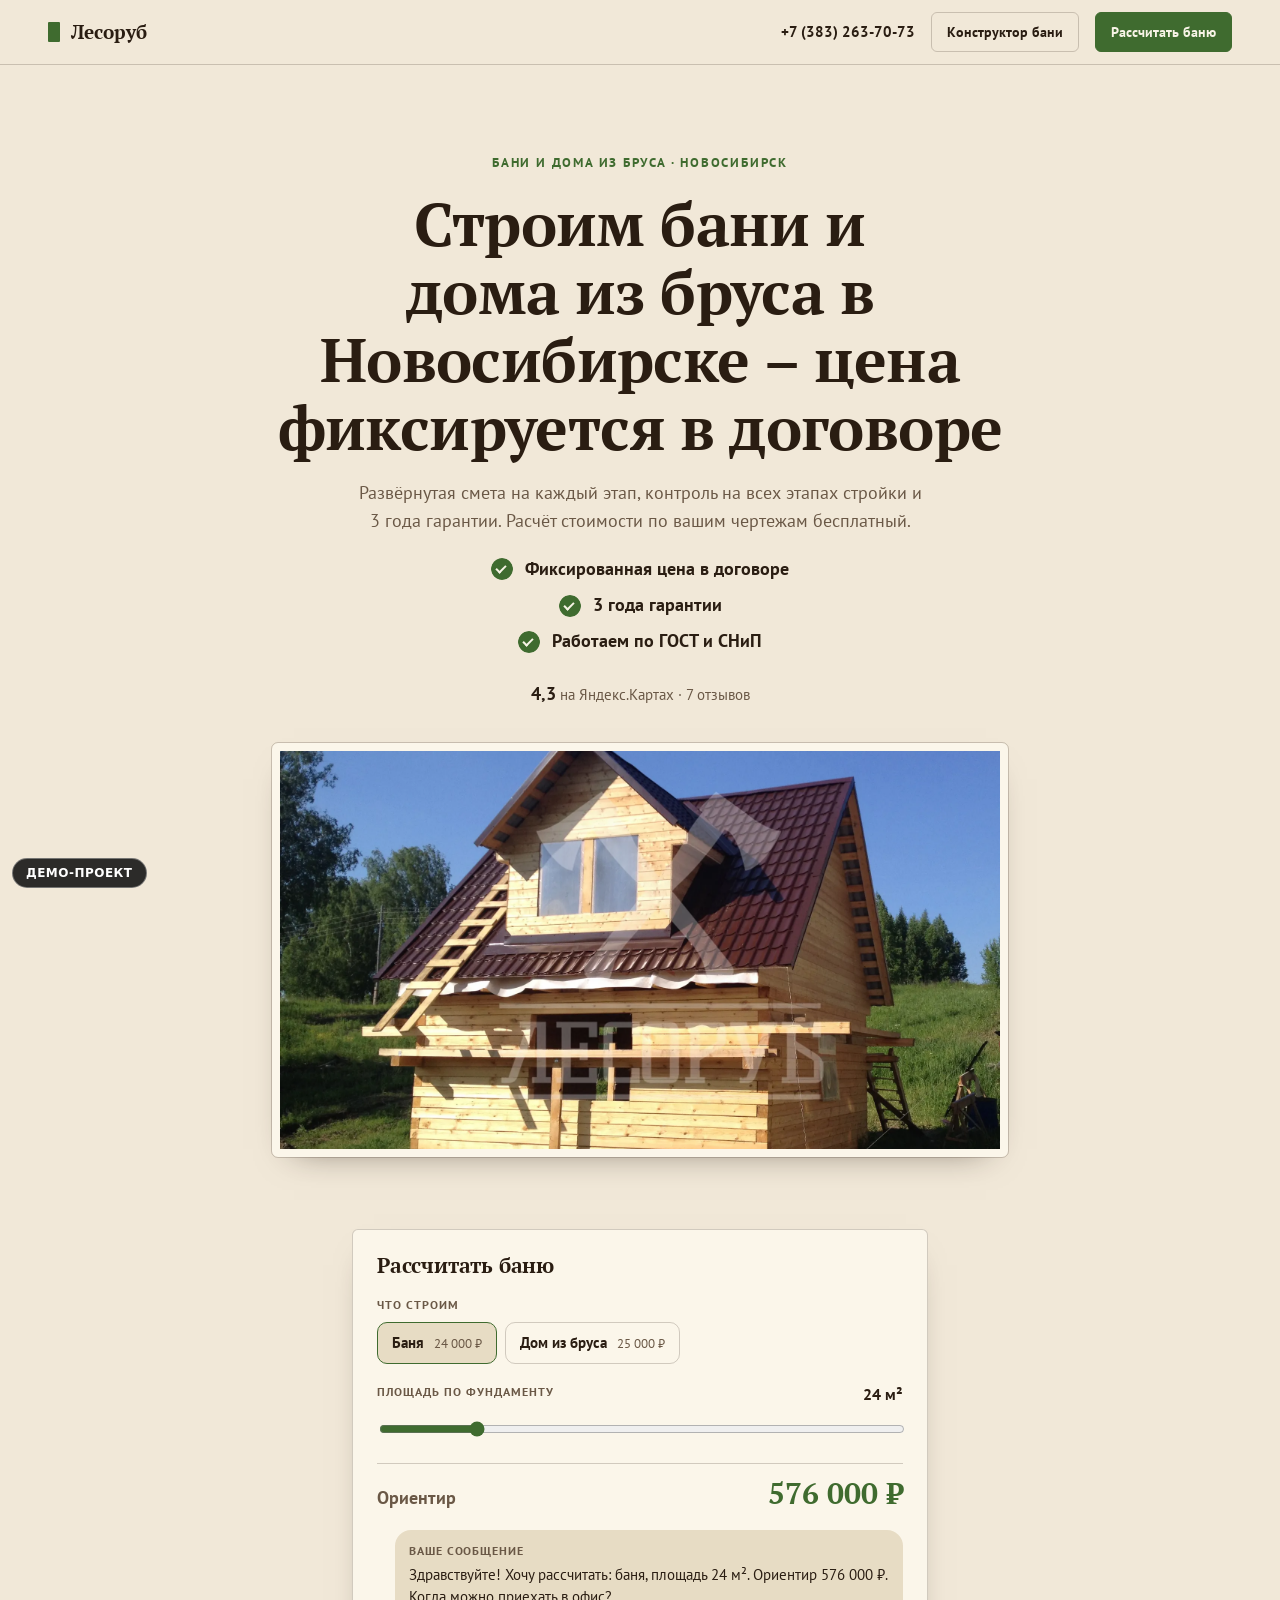
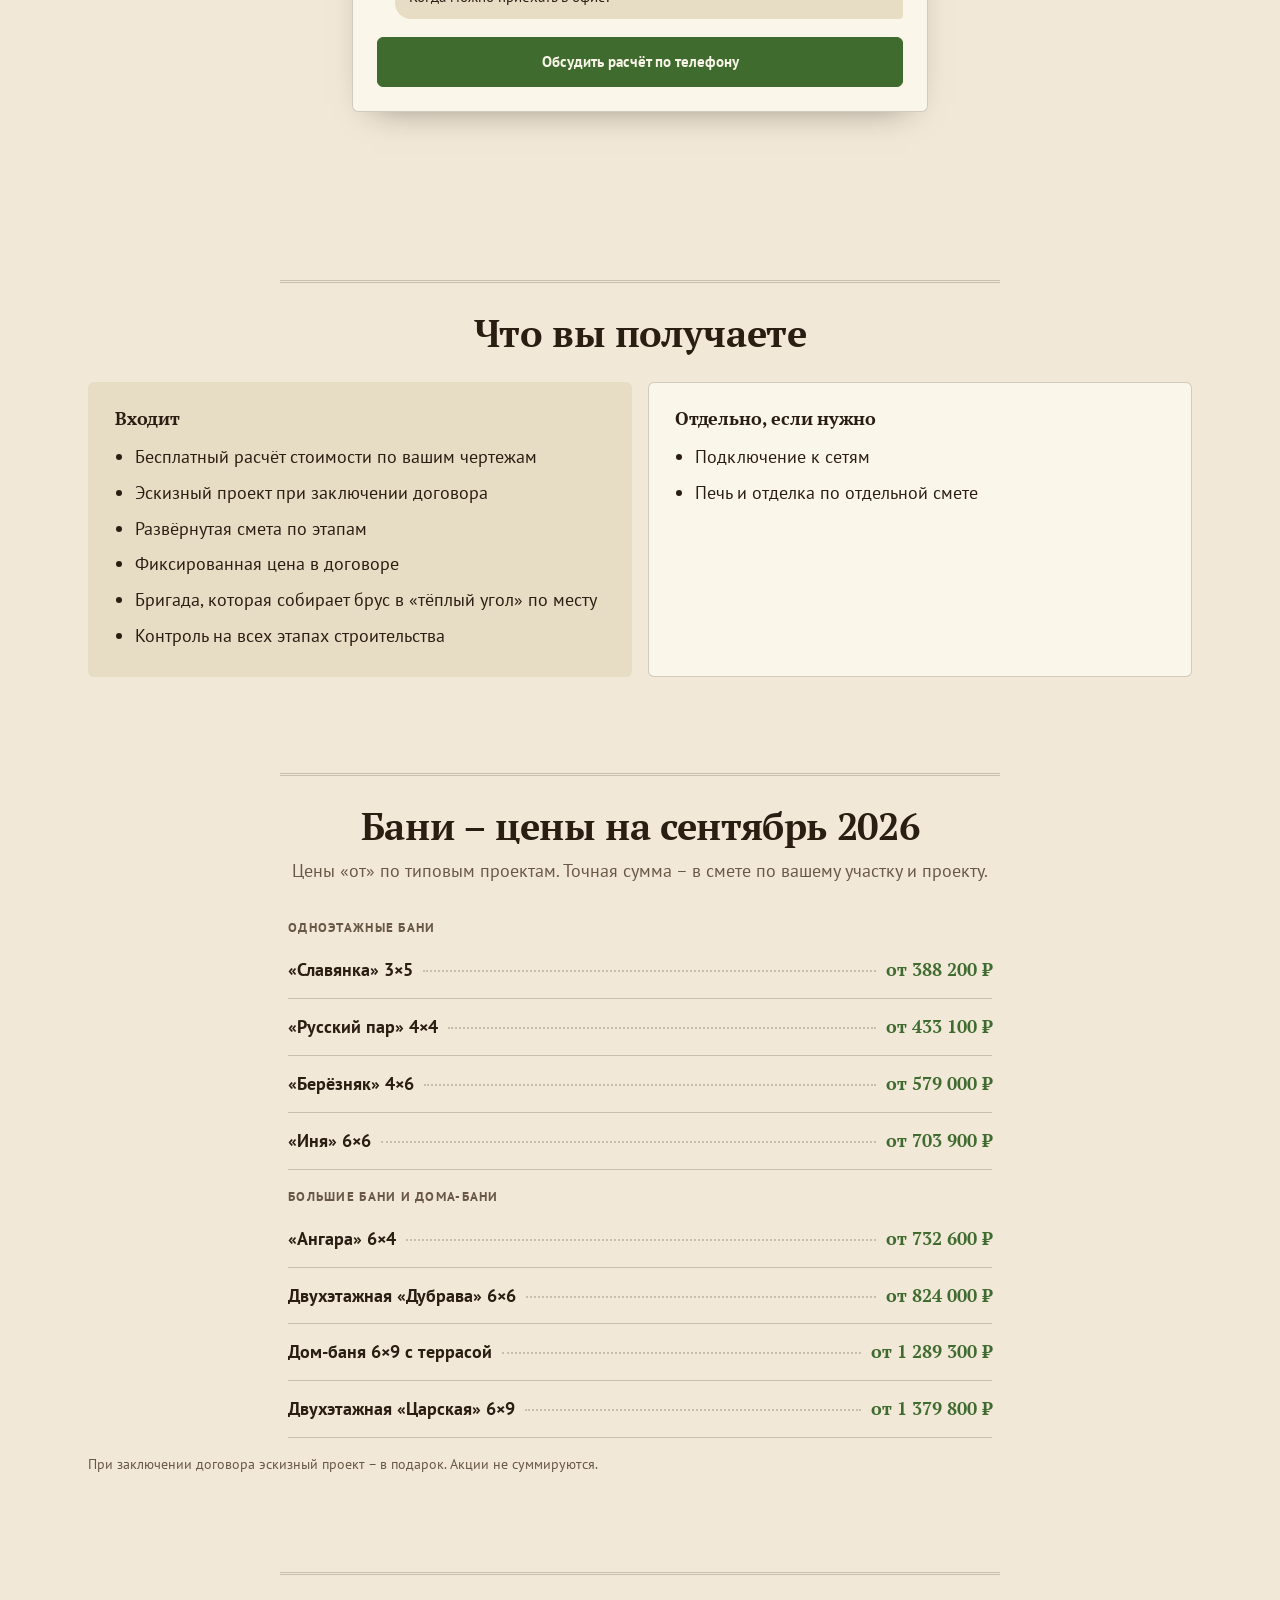
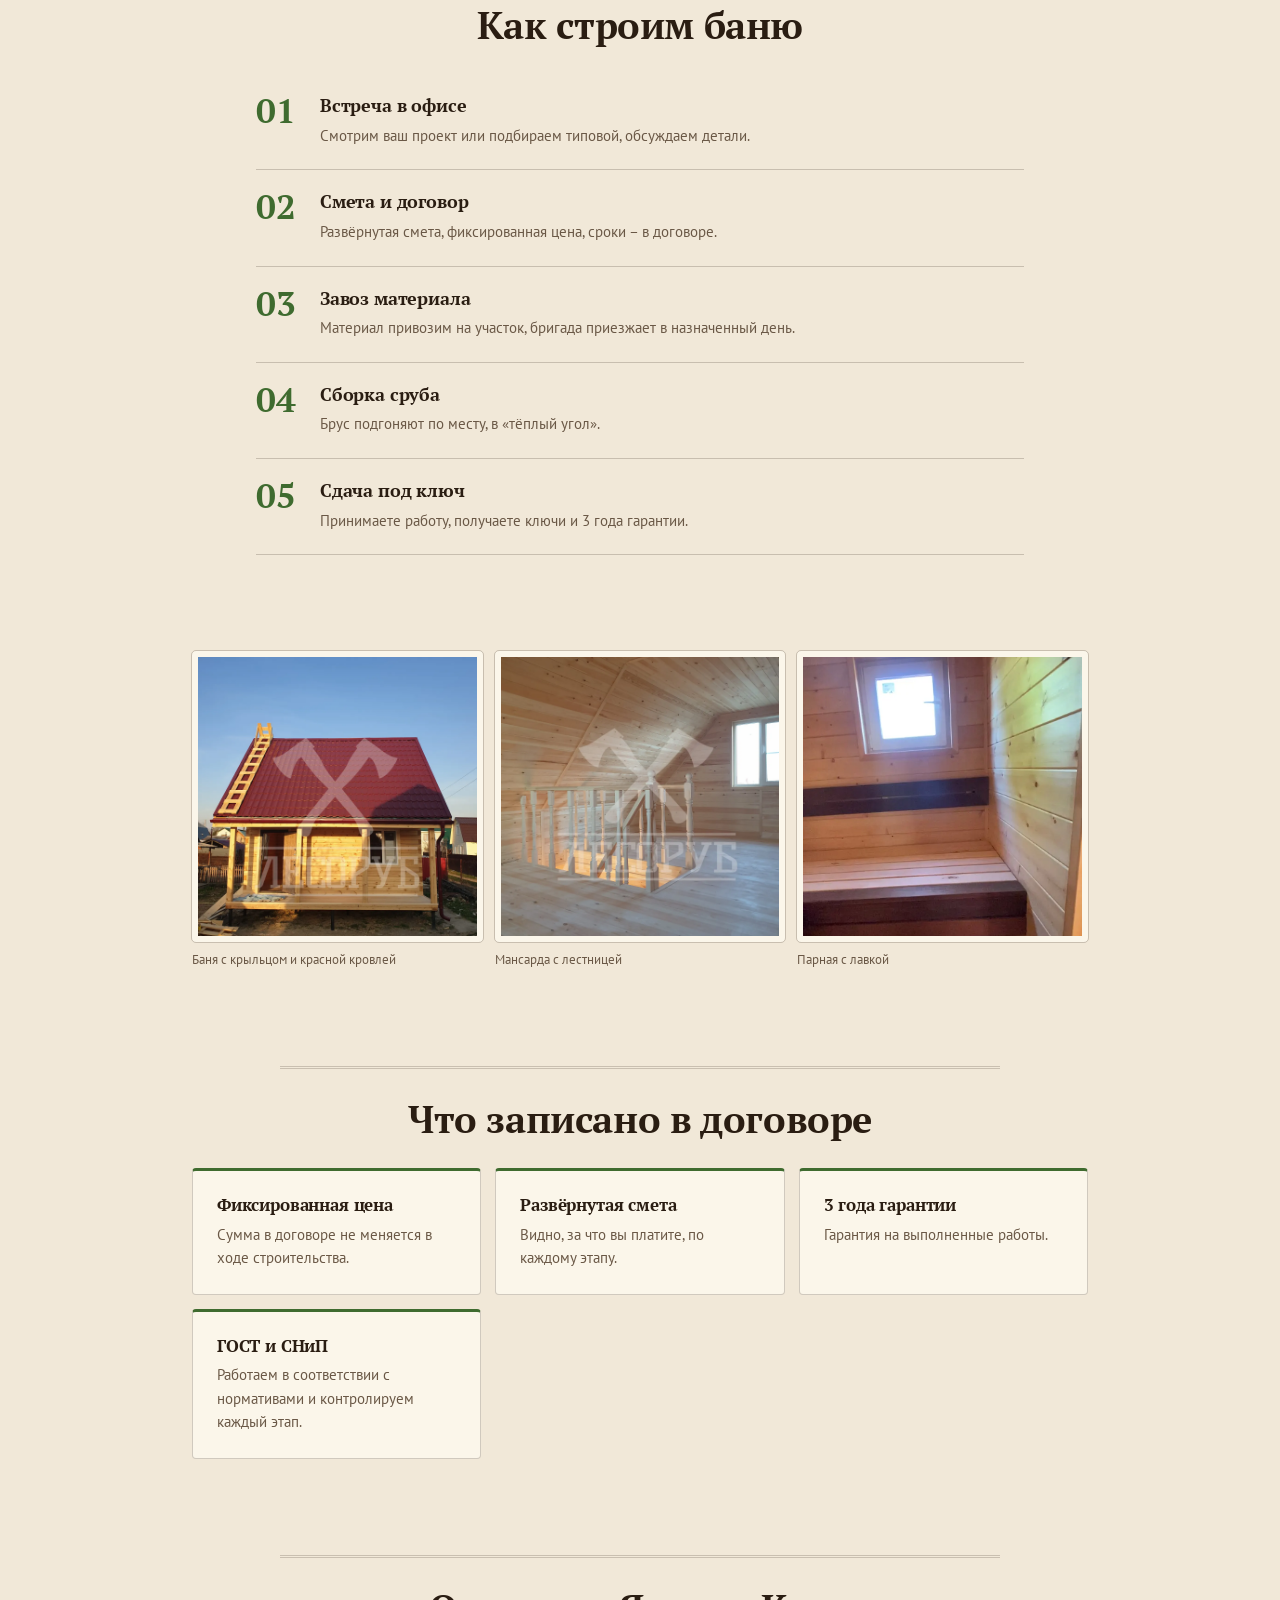
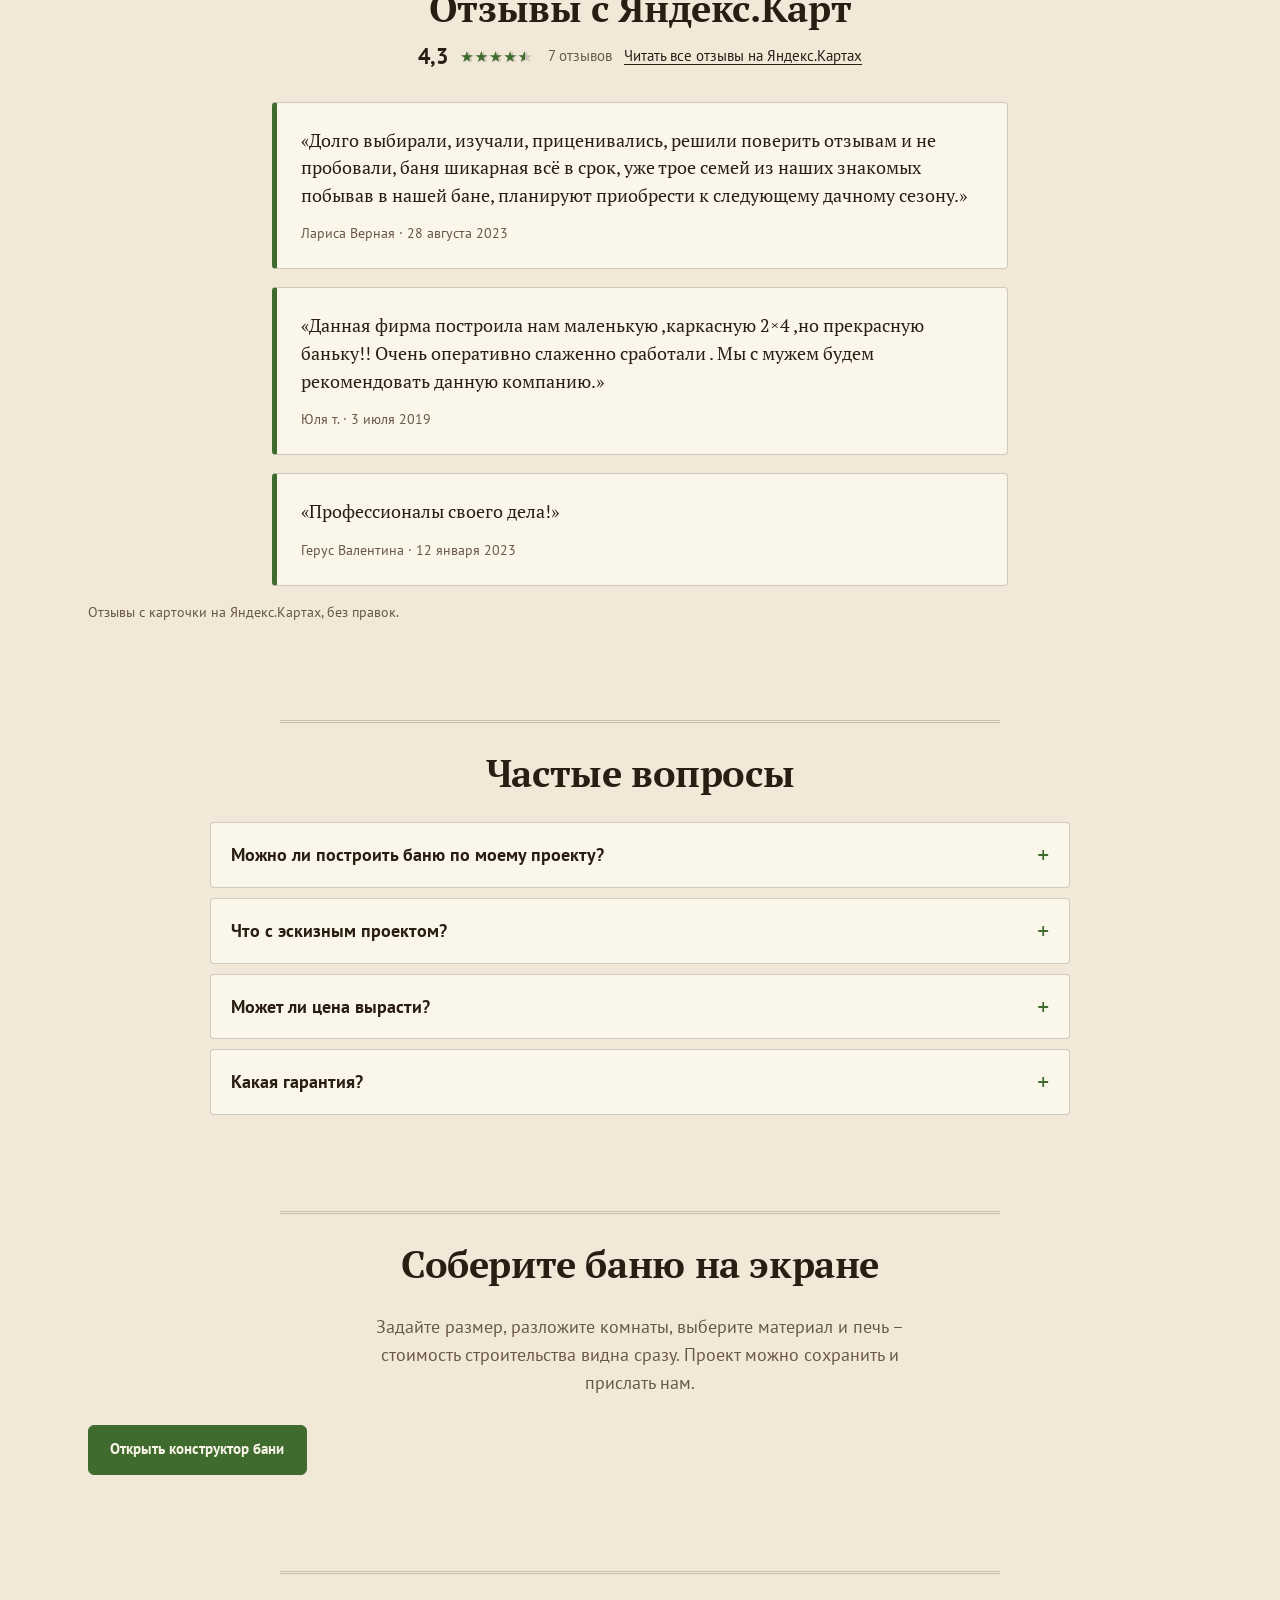
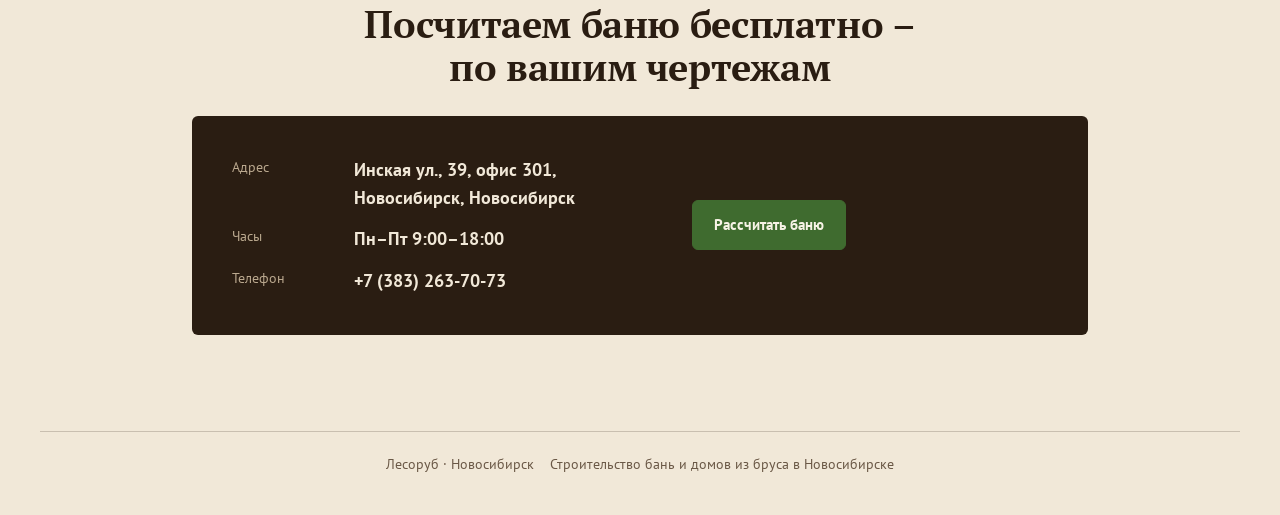
<file: index.html>
<!doctype html>
<html lang="ru">
<head>
<meta charset="utf-8">
<meta name="robots" content="noindex, nofollow" data-publish>
<meta name="viewport" content="width=device-width, initial-scale=1, viewport-fit=cover">
<title>Лесоруб · Строительство бань и домов из бруса</title>
<meta name="description" content="Развёрнутая смета на каждый этап, контроль на всех этапах стройки и 3 года гарантии. Расчёт стоимости по вашим чертежам бесплатный.">
<meta property="og:type" content="website">
<meta property="og:title" content="Строим бани и дома из бруса в Новосибирске – цена фиксируется в договоре">
<meta property="og:description" content="Развёрнутая смета на каждый этап, контроль на всех этапах стройки и 3 года гарантии. Расчёт стоимости по вашим чертежам бесплатный.">
<meta property="og:image" content="assets/hero.webp">
<link rel="preload" as="image" href="assets/hero.webp" fetchpriority="high">
<link rel="icon" href="data:image/svg+xml,%3Csvg xmlns=%27http://www.w3.org/2000/svg%27 viewBox=%270 0 32 32%27%3E%3Crect x=%276%27 y=%276%27 width=%2720%27 height=%2720%27 rx=%275%27 fill=%27%238f5626%27/%3E%3C/svg%3E">
<link rel="preconnect" href="https://fonts.googleapis.com">
<link rel="preconnect" href="https://fonts.gstatic.com" crossorigin>
<link href="https://fonts.googleapis.com/css2?family=PT+Serif:wght@400;700&family=PT+Sans:wght@400;700&display=swap" rel="stylesheet">
<style>
:root { --c-canvas: #e7e9e6; --c-surface: #f5f6f4; --c-ink: #1c2226; --c-ink-soft: #5a6269; --c-accent: #8f5626; --c-accent-ink: #fbf3e8; --c-accent-deep: #8f5626; --f-display: "Geologica", "Arial", system-ui, sans-serif; --f-text: "IBM Plex Sans", "Segoe UI", system-ui, sans-serif; --h1k: 1; }
</style>
<link rel="stylesheet" href="style-prod.css">
<link rel="stylesheet" href="hallmark.css">
</head>
<body class="s-prod" id="top" data-wa="" data-tg="" data-max=""><!--hm-demo-start--><div class="hm-demo-plate" title="Пример сайта: это демо-проект, а не официальный сайт компании">Демо-проект</div><style>.hm-demo-plate{position:fixed;left:12px;bottom:12px;z-index:2147483000;font:600 12px/1 system-ui,-apple-system,"Segoe UI",sans-serif;letter-spacing:.04em;text-transform:uppercase;color:#fff;background:rgba(17,17,17,.88);border:1px solid rgba(255,255,255,.35);border-radius:999px;padding:8px 13px;pointer-events:none}@media(max-width:640px){.hm-demo-plate{bottom:88px;left:10px;font-size:11px;padding:7px 11px}}</style><!--hm-demo-end-->
<header class="s-bar" data-s-bar>
  <a class="s-bar__brand" href="#top"><i aria-hidden="true"></i>Лесоруб</a>
  <div class="s-bar__right">
    <a class="s-bar__tel" href="tel:+73832637073">+7 (383) 263-70-73</a>
    <a class="s-btn s-btn--ghost s-btn--sm" href="kalkulyator.html">Конструктор бани</a>
    <a class="s-btn s-btn--sm" href="#widget">Рассчитать баню</a>
  </div>
</header>
<main>
  <section class="s-hero">
    <div class="s-hero__text">
      <p class="s-eyebrow">Бани и дома из бруса · Новосибирск</p>
      <h1>Строим бани и дома из бруса в Новосибирске – цена фиксируется в договоре</h1>
      <p class="s-lead">Развёрнутая смета на каждый этап, контроль на всех этапах стройки и 3 года гарантии. Расчёт стоимости по вашим чертежам бесплатный.</p>
      <ul class="s-ticks"><li>Фиксированная цена в договоре</li><li>3 года гарантии</li><li>Работаем по ГОСТ и СНиП</li></ul>
      <p class="s-rating"><b>4,3</b> на Яндекс.Картах · 7 отзывов</p>
      <figure class="s-hero__photo"><img class="" src="assets/hero.webp" alt="Деревянная баня с мансардой из бруса, построенная Лесорубом" loading="lazy" decoding="async"></figure>
    </div>
    <div class="s-hero__widget" id="widget"><form class="s-widget" data-s-calc data-base="0" data-min="0" data-min-note="минимальный заказ" data-per="{&quot;kind&quot;:&quot;area&quot;}" data-message="Здравствуйте! Хочу рассчитать: {выбор}. Ориентир {итого}. Когда можно приехать в офис?" onsubmit="return false">
      <h2 class="s-widget__title">Рассчитать баню</h2>
      <fieldset><legend>Что строим</legend><div class="s-chips"><label class="s-chip"><input type="radio" name="kind" value="0" data-label="Баня" data-price="24000" checked><span>Баня</span><small class="s-chip__p">24 000 ₽</small></label><label class="s-chip"><input type="radio" name="kind" value="1" data-label="Дом из бруса" data-price="25000"><span>Дом из бруса</span><small class="s-chip__p">25 000 ₽</small></label></div></fieldset>
      <div class="s-range"><label for="f-area"><span>Площадь по фундаменту</span><b><output data-s-out="area">24</output> м²</b></label>
      <input id="f-area" type="range" name="area" min="12" max="80" step="2" value="24" data-price="0" data-label="Площадь" data-unit="м²"></div>
      <p class="s-total"><span>Ориентир</span><b data-s-total>–</b></p>
      <div class="s-bubble" aria-live="polite"><span class="s-bubble__label">Ваше сообщение</span><p data-s-bubble></p></div>
      <div class="s-send">
        <a class="s-btn s-btn--wide" href="tel:+73832637073">Обсудить расчёт по телефону</a>
        
      </div>
      <p class="s-send__note" data-s-copied hidden>Текст скопирован – вставьте его в чат.</p>
      
    </form></div>
    <figure class="s-hero__bg" aria-hidden="true"><img class="" src="assets/hero.webp" alt="Деревянная баня с мансардой из бруса, построенная Лесорубом" decoding="async" fetchpriority="high"></figure>
  </section>

  <section class="s-section s-reveal">
    <header class="s-section__head"><h2>Что вы получаете</h2></header>
    <div class="s-incl">
      <div><h3>Входит</h3><ul><li>Бесплатный расчёт стоимости по вашим чертежам</li><li>Эскизный проект при заключении договора</li><li>Развёрнутая смета по этапам</li><li>Фиксированная цена в договоре</li><li>Бригада, которая собирает брус в «тёплый угол» по месту</li><li>Контроль на всех этапах строительства</li></ul></div>
      <div><h3>Отдельно, если нужно</h3><ul><li>Подключение к сетям</li><li>Печь и отделка по отдельной смете</li></ul></div>
    </div>
  </section>

  <section class="s-section s-reveal" id="prices">
    <header class="s-section__head"><h2>Бани – цены на сентябрь 2026</h2><p>Цены «от» по типовым проектам. Точная сумма – в смете по вашему участку и проекту.</p></header>
    <div class="s-board"><div class="s-board__group">
      <h3 class="s-board__title">Одноэтажные бани</h3>
      <ul class="s-board__list">
        <li class="s-board__row"><span class="s-board__name">«Славянка» 3×5</span><span class="s-board__dots" aria-hidden="true"></span><span class="s-board__price">от 388 200 ₽</span></li>
        <li class="s-board__row"><span class="s-board__name">«Русский пар» 4×4</span><span class="s-board__dots" aria-hidden="true"></span><span class="s-board__price">от 433 100 ₽</span></li>
        <li class="s-board__row"><span class="s-board__name">«Берёзняк» 4×6</span><span class="s-board__dots" aria-hidden="true"></span><span class="s-board__price">от 579 000 ₽</span></li>
        <li class="s-board__row"><span class="s-board__name">«Иня» 6×6</span><span class="s-board__dots" aria-hidden="true"></span><span class="s-board__price">от 703 900 ₽</span></li>
      </ul>
    </div>
<div class="s-board__group">
      <h3 class="s-board__title">Большие бани и дома-бани</h3>
      <ul class="s-board__list">
        <li class="s-board__row"><span class="s-board__name">«Ангара» 6×4</span><span class="s-board__dots" aria-hidden="true"></span><span class="s-board__price">от 732 600 ₽</span></li>
        <li class="s-board__row"><span class="s-board__name">Двухэтажная «Дубрава» 6×6</span><span class="s-board__dots" aria-hidden="true"></span><span class="s-board__price">от 824 000 ₽</span></li>
        <li class="s-board__row"><span class="s-board__name">Дом-баня 6×9 с террасой</span><span class="s-board__dots" aria-hidden="true"></span><span class="s-board__price">от 1 289 300 ₽</span></li>
        <li class="s-board__row"><span class="s-board__name">Двухэтажная «Царская» 6×9</span><span class="s-board__dots" aria-hidden="true"></span><span class="s-board__price">от 1 379 800 ₽</span></li>
      </ul>
    </div></div>
    <p class="s-note">При заключении договора эскизный проект – в подарок. Акции не суммируются.</p>
  </section>

  <section class="s-section s-reveal">
    <header class="s-section__head"><h2>Как строим баню</h2></header>
    <ol class="s-steps">
      <li class="s-steps__item"><span class="s-steps__n">01</span><h3>Встреча в офисе</h3><p>Смотрим ваш проект или подбираем типовой, обсуждаем детали.</p></li>
      <li class="s-steps__item"><span class="s-steps__n">02</span><h3>Смета и договор</h3><p>Развёрнутая смета, фиксированная цена, сроки – в договоре.</p></li>
      <li class="s-steps__item"><span class="s-steps__n">03</span><h3>Завоз материала</h3><p>Материал привозим на участок, бригада приезжает в назначенный день.</p></li>
      <li class="s-steps__item"><span class="s-steps__n">04</span><h3>Сборка сруба</h3><p>Брус подгоняют по месту, в «тёплый угол».</p></li>
      <li class="s-steps__item"><span class="s-steps__n">05</span><h3>Сдача под ключ</h3><p>Принимаете работу, получаете ключи и 3 года гарантии.</p></li>
    </ol>
  </section>

  <section class="s-photos s-reveal" aria-label="Фото"><figure><img class="" src="assets/bania-1.webp" alt="Баня с красной металлочерепицей и крыльцом" loading="lazy" decoding="async"><figcaption>Баня с крыльцом и красной кровлей</figcaption></figure><figure><img class="" src="assets/mansarda.webp" alt="Мансарда с деревянной лестницей и перилами" loading="lazy" decoding="async"><figcaption>Мансарда с лестницей</figcaption></figure><figure><img class="" src="assets/parnaya.webp" alt="Парная с лавкой и окном" loading="lazy" decoding="async"><figcaption>Парная с лавкой</figcaption></figure></section>

  <section class="s-section s-reveal">
    <header class="s-section__head"><h2>Что записано в договоре</h2></header>
    <ul class="s-promises">
      <li><h3>Фиксированная цена</h3><p>Сумма в договоре не меняется в ходе строительства.</p></li>
      <li><h3>Развёрнутая смета</h3><p>Видно, за что вы платите, по каждому этапу.</p></li>
      <li><h3>3 года гарантии</h3><p>Гарантия на выполненные работы.</p></li>
      <li><h3>ГОСТ и СНиП</h3><p>Работаем в соответствии с нормативами и контролируем каждый этап.</p></li>
    </ul>
  </section>

  <section class="s-section s-reveal">
    <header class="s-section__head s-section__head--reviews"><h2>Отзывы с Яндекс.Карт</h2><p class="s-reviews__rating"><span class="s-reviews__num">4,3</span><span class="s-reviews__stars" style="--r: 4.3" aria-label="рейтинг 4,3 из 5"></span><span class="s-reviews__count">7 отзывов</span><a class="s-reviews__all" href="https://yandex.ru/maps/org/sk_lesorub/161831643482/" target="_blank" rel="noopener">Читать все отзывы на Яндекс.Картах</a></p></header>
    <ul class="s-reviews">
      <li><blockquote>«Долго выбирали, изучали, приценивались, решили поверить отзывам и не пробовали, баня шикарная всё в срок, уже трое семей из наших знакомых побывав в нашей бане, планируют приобрести к следующему дачному сезону.»</blockquote><p class="s-reviews__who">Лариса Верная · 28 августа 2023</p></li>
      <li><blockquote>«Данная фирма построила нам маленькую ,каркасную 2×4 ,но прекрасную баньку!! Очень оперативно слаженно сработали . Мы с мужем будем рекомендовать данную компанию.»</blockquote><p class="s-reviews__who">Юля т. · 3 июля 2019</p></li>
      <li><blockquote>«Профессионалы своего дела!»</blockquote><p class="s-reviews__who">Герус Валентина · 12 января 2023</p></li>
    </ul>
    <p class="s-note">Отзывы с карточки на Яндекс.Картах, без правок.</p>
  </section>

  <section class="s-section s-reveal">
    <header class="s-section__head"><h2>Частые вопросы</h2></header>
    <div class="s-faq"><details><summary>Можно ли построить баню по моему проекту?</summary><p>Да. При обращении мы бесплатно рассчитываем стоимость по вашим чертежам.</p></details><details><summary>Что с эскизным проектом?</summary><p>Эскизный проект вы получаете в подарок при последующем заключении договора.</p></details><details><summary>Может ли цена вырасти?</summary><p>Цена фиксируется в договоре, смета развёрнутая – по каждому этапу.</p></details><details><summary>Какая гарантия?</summary><p>3 года гарантии.</p></details></div>
  </section>

  <section class="s-section s-reveal" id="constructor">
    <header class="s-section__head"><h2>Соберите баню на экране</h2><p class="s-lead">Задайте размер, разложите комнаты, выберите материал и печь – стоимость строительства видна сразу. Проект можно сохранить и прислать нам.</p></header>
    <p><a class="s-btn" href="kalkulyator.html">Открыть конструктор бани</a></p>
  </section>
  <section class="s-section s-final s-reveal" id="contacts">
    <header class="s-section__head"><h2>Посчитаем баню бесплатно – по вашим чертежам</h2></header>
    <div class="s-contacts">
      <dl>
        <div><dt>Адрес</dt><dd>Инская ул., 39, офис 301, Новосибирск, Новосибирск</dd></div>
        <div><dt>Часы</dt><dd>Пн–Пт 9:00–18:00</dd></div>
        <div><dt>Телефон</dt><dd><a href="tel:+73832637073">+7 (383) 263-70-73</a></dd></div>
      </dl>
      <div class="s-contacts__actions">
        <a class="s-btn" href="#widget">Рассчитать баню</a>
        
        
      </div>
    </div>
  </section>
</main>
<footer class="s-foot"><p>Лесоруб · Новосибирск</p><p>Строительство бань и домов из бруса в Новосибирске</p></footer>
<nav class="s-dock" aria-label="Быстрая связь"><a class="s-btn" href="#widget">Рассчитать баню</a><a class="s-btn s-btn--ghost" href="tel:+73832637073">Позвонить</a></nav>
<script src="style.js" defer></script>
</body>
</html>
</file>
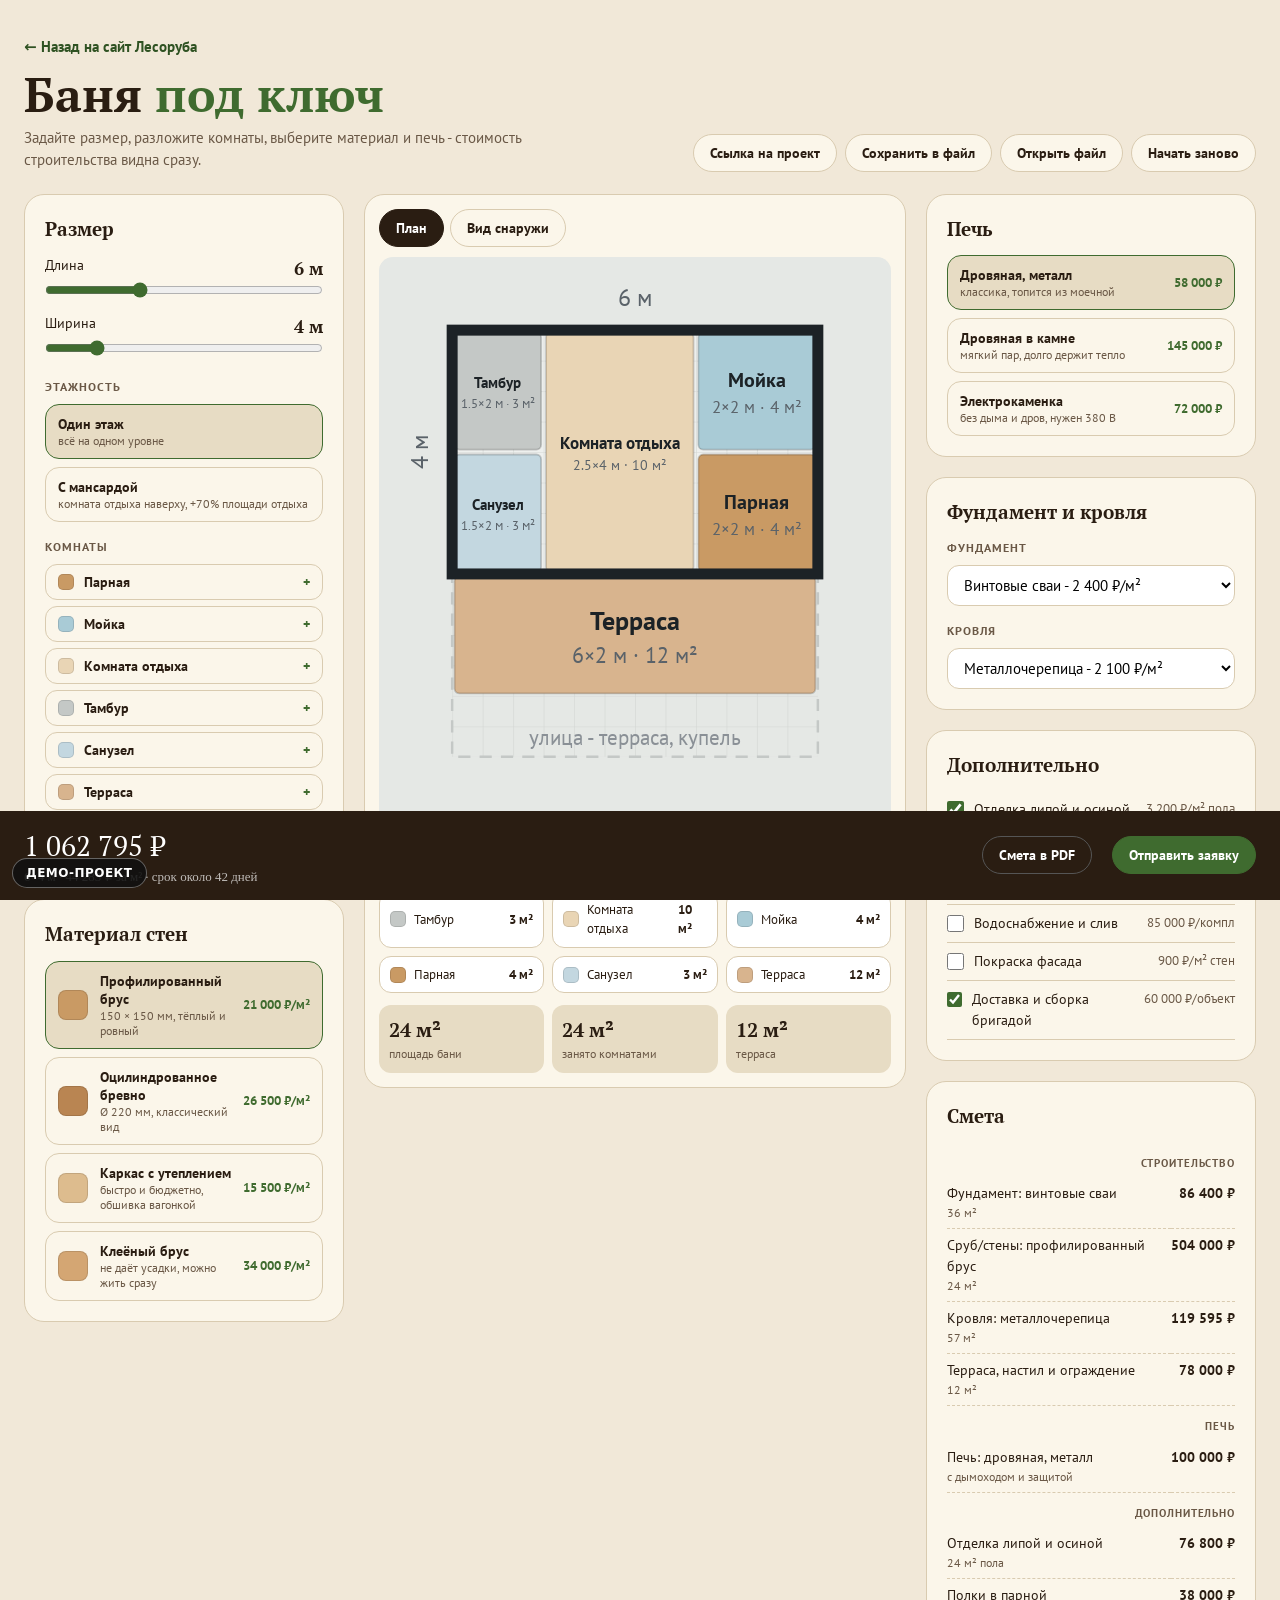
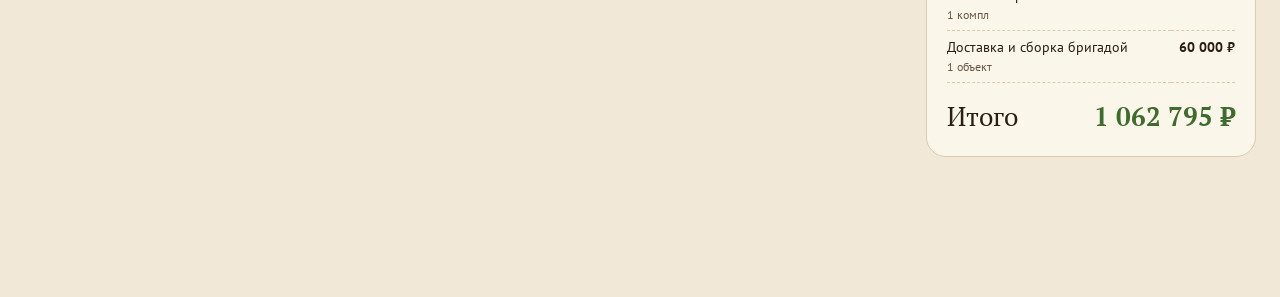
<file: kalkulyator.html>
<!doctype html>
<html lang="ru">
<head>
<meta charset="utf-8">
<meta name="viewport" content="width=device-width,initial-scale=1">
<title>Конструктор бани – Лесоруб, Новосибирск</title>
<link href="https://fonts.googleapis.com/css2?family=PT+Serif:wght@400;700&family=PT+Sans:wght@400;700&display=swap" rel="stylesheet">
<style>
:root{--bg:#e7e9e6;--card:#f5f6f4;--ink:#1c2226;--muted:#5a6269;--line:#d3d6d3;--acc:#8f5626;--acc2:#6f4119;--soft:#e5e2db}
*{box-sizing:border-box;margin:0}
body{background:var(--bg);color:var(--ink);font:15px/1.5 'IBM Plex Sans',system-ui,sans-serif}
h1,h2,h3{font-family:'Geologica',Arial,sans-serif;font-weight:700}
i.a{color:var(--acc);font-style:normal;font-weight:700}
header{padding:36px 24px 22px;max-width:1360px;margin:auto;display:flex;flex-wrap:wrap;gap:18px;align-items:flex-end;justify-content:space-between}
header h1{font-size:clamp(30px,4vw,48px);line-height:1.05}
header p{color:var(--muted);margin-top:8px;max-width:560px}
.tools{display:flex;flex-wrap:wrap;gap:8px}
button{font:600 14px 'IBM Plex Sans';border:1px solid var(--line);background:var(--card);color:var(--ink);padding:9px 16px;border-radius:40px;cursor:pointer;transition:.15s}
button:hover{border-color:var(--acc);color:var(--acc)}
.pri{background:var(--acc);color:#fff;border-color:var(--acc)}.pri:hover{background:var(--acc2);color:#fff}
main{max-width:1360px;margin:auto;padding:0 24px 120px;display:grid;grid-template-columns:320px 1fr 330px;gap:20px;align-items:start}
.card{background:var(--card);border:1px solid var(--line);border-radius:20px;padding:20px;margin-bottom:20px}
.card h3{font-size:19px;margin-bottom:12px}
.lbl{font-size:12px;text-transform:uppercase;letter-spacing:.08em;color:var(--muted);font-weight:700;margin:16px 0 8px}
.lbl:first-of-type{margin-top:0}
.row2{display:grid;grid-template-columns:1fr 1fr;gap:10px}
input[type=text],input[type=tel],select{width:100%;font:500 15px 'IBM Plex Sans';padding:9px 12px;border:1px solid var(--line);border-radius:12px;background:#fff}
.rng{display:flex;justify-content:space-between;font-size:14px}.rng b{font-family:'Geologica';font-size:18px}
input[type=range]{width:100%;accent-color:var(--acc)}
.opts{display:grid;gap:8px}
.opt{display:flex;gap:12px;align-items:center;text-align:left;border-radius:14px;padding:10px 12px;width:100%}
.opt.on{border-color:var(--acc);background:var(--soft);color:var(--ink)}
.opt small{display:block;color:var(--muted);font-weight:500;font-size:12px}
.opt .pr{margin-left:auto;font-size:13px;color:var(--acc);white-space:nowrap}
.opt .sw{width:30px;height:30px;border-radius:8px;flex:none}
.zbtn{display:flex;align-items:center;gap:10px;width:100%;text-align:left;border-radius:12px;margin-bottom:6px;padding:8px 12px}
.sw{width:16px;height:16px;border-radius:5px;flex:none;border:1px solid rgba(0,0,0,.12)}
.view{background:var(--card);border:1px solid var(--line);border-radius:20px;padding:14px;margin-bottom:20px}
.tabs{display:flex;gap:6px;margin-bottom:10px}.tabs button.on{background:var(--ink);color:#fff;border-color:var(--ink)}
svg{display:block;width:100%;height:auto;user-select:none;touch-action:none}
#plan{background:#e5e8e5;border-radius:14px}
.hint{font-size:13px;color:var(--muted);margin-top:10px}
.rlist{margin-top:12px;display:grid;grid-template-columns:repeat(auto-fill,minmax(160px,1fr));gap:8px}
.ri{display:flex;gap:8px;align-items:center;padding:8px 10px;border:1px solid var(--line);border-radius:12px;font-size:13px;background:#fff;cursor:pointer}
.ri b{margin-left:auto}.ri.sel{border-color:var(--acc);box-shadow:0 0 0 2px var(--soft)}
.ri.warn{background:#f1e6da}
label.ck{display:flex;gap:10px;align-items:flex-start;padding:8px 0;border-bottom:1px solid var(--line);cursor:pointer;font-size:14px}
label.ck input{accent-color:var(--acc);width:17px;height:17px;margin-top:2px}
label.ck span.p{margin-left:auto;color:var(--muted);font-size:13px;white-space:nowrap}
.est table{width:100%;border-collapse:collapse;font-size:14px}
.est td{padding:6px 0;border-bottom:1px dashed var(--line);vertical-align:top}
.est td:last-child{text-align:right;white-space:nowrap;font-weight:600}
.est .sec td{border:0;padding-top:12px;font-size:11px;text-transform:uppercase;letter-spacing:.08em;color:var(--muted);font-weight:700}
.est .q{color:var(--muted);font-size:12px}
.tot{display:flex;justify-content:space-between;align-items:baseline;margin-top:14px;font-family:'Geologica';font-size:26px}.tot b{color:var(--acc)}
.facts{display:grid;grid-template-columns:repeat(3,1fr);gap:8px;margin-top:12px}
.facts div{background:var(--soft);border-radius:12px;padding:10px;font-size:12px;color:var(--muted)}
.facts b{display:block;font-family:'Geologica';font-size:20px;color:var(--ink)}
.note{font-size:13px;background:#f1e6da;color:var(--acc2);padding:10px 12px;border-radius:12px;margin-top:10px}
.sticky{position:fixed;left:0;right:0;bottom:0;background:var(--ink);color:#fff;z-index:5}
.sticky .in{max-width:1360px;margin:auto;padding:14px 24px;display:flex;align-items:center;gap:20px;flex-wrap:wrap}
.sticky .sum{font-family:'Geologica';font-size:28px}.sticky small{opacity:.7;display:block;font-size:13px;font-family:'IBM Plex Sans'}
.sticky .sp{flex:1}
.modal{position:fixed;inset:0;background:rgba(30,29,27,.5);display:none;place-items:center;z-index:9;padding:16px}
.modal.on{display:grid}.modal .card{max-width:420px;width:100%}.modal .card>*+*{margin-top:10px}
.toast{position:fixed;left:50%;top:20px;transform:translateX(-50%);background:var(--ink);color:#fff;padding:10px 18px;border-radius:30px;opacity:0;transition:.3s;z-index:10;pointer-events:none}.toast.on{opacity:1}
@media(max-width:1100px){main{grid-template-columns:1fr 1fr}.mid{grid-column:1/-1;order:-1}}
@media(max-width:700px){main{grid-template-columns:1fr;padding:0 16px 140px}header{padding:24px 16px}}
@media print{header .tools,.sticky,.side,.modal,.hint,.tabs{display:none!important}main{display:block}}
</style>
<style id="hm">:root{--bg:#f1e8d8;--card:#fbf6ea;--ink:#2a1d12;--muted:#6a5846;--line:#d9cbb0;--acc:#3f6b2f;--acc2:#2f5222;--soft:#e7dcc4}body{font-family:'PT Sans',system-ui,sans-serif}h1,h2,h3,.rng b,.tot,.sum,.facts b{font-family:'PT Serif',Georgia,serif!important}button,input,select{font-family:'PT Sans',system-ui,sans-serif}svg text{font-family:'PT Sans',system-ui,sans-serif!important}</style>
</head>
<body><!--hm-demo-start--><div class="hm-demo-plate" title="Пример сайта: это демо-проект, а не официальный сайт компании">Демо-проект</div><style>.hm-demo-plate{position:fixed;left:12px;bottom:12px;z-index:2147483000;font:600 12px/1 system-ui,-apple-system,"Segoe UI",sans-serif;letter-spacing:.04em;text-transform:uppercase;color:#fff;background:rgba(17,17,17,.88);border:1px solid rgba(255,255,255,.35);border-radius:999px;padding:8px 13px;pointer-events:none}@media(max-width:640px){.hm-demo-plate{bottom:88px;left:10px;font-size:11px;padding:7px 11px}}</style><!--hm-demo-end-->
<header>
  <div><a href="index.html" style="display:inline-block;margin-bottom:10px;color:var(--acc2);font-weight:600;text-decoration:none">← Назад на сайт Лесоруба</a><h1>Баня <i class="a">под ключ</i></h1><p>Задайте размер, разложите комнаты, выберите материал и печь - стоимость строительства видна сразу.</p></div>
  <div class="tools">
    <button onclick="share()">Ссылка на проект</button>
    <button onclick="saveFile()">Сохранить в файл</button>
    <button onclick="fileIn.click()">Открыть файл</button>
    <button onclick="if(confirm('Начать заново?')){S=demo();sel=-1;render()}">Начать заново</button>
    <input type="file" id="fileIn" accept=".json" hidden>
  </div>
</header>

<main>
  <aside class="side">
    <div class="card">
      <h3>Размер</h3>
      <div class="rng"><span>Длина</span><b id="Lv"></b></div><input type="range" id="L" min="3" max="12" step="0.5">
      <div class="rng" style="margin-top:8px"><span>Ширина</span><b id="Wv"></b></div><input type="range" id="W" min="3" max="9" step="0.5">
      <div class="lbl">Этажность</div>
      <div class="opts" id="floors"></div>
      <div class="lbl">Комнаты</div>
      <div id="zbtns"></div>
    </div>
    <div class="card">
      <h3>Материал стен</h3>
      <div class="opts" id="mat"></div>
    </div>
  </aside>

  <section class="mid">
    <div class="view">
      <div class="tabs"><button id="t1" class="on" onclick="mode('plan')">План</button><button id="t2" onclick="mode('vid')">Вид снаружи</button></div>
      <svg id="plan"></svg>
      <svg id="vid" style="display:none;background:linear-gradient(#e5e2db,#e7e9e6);border-radius:14px"></svg>
      <p class="hint" id="hint">Комнату двигают мышкой или пальцем, размер меняют за уголок справа внизу. Шаг - 0,5 м. Delete - удалить комнату.</p>
      <div class="rlist" id="rlist"></div>
      <div class="facts" id="facts"></div>
      <div id="notes"></div>
    </div>
  </section>

  <aside>
    <div class="card"><h3>Печь</h3><div class="opts" id="pech"></div></div>
    <div class="card"><h3>Фундамент и кровля</h3>
      <div class="lbl">Фундамент</div><select id="fund"></select>
      <div class="lbl">Кровля</div><select id="krov"></select>
    </div>
    <div class="card"><h3>Дополнительно</h3><div id="dop"></div></div>
    <div class="card est"><h3>Смета</h3><table id="est"></table><div class="tot"><span>Итого</span><b id="tot"></b></div></div>
  </aside>
</main>

<div class="sticky"><div class="in">
  <div><div class="sum" id="tot2"></div><small id="per"></small></div><div class="sp"></div>
  <button onclick="print()" style="background:transparent;color:#fff;border-color:#555">Смета в PDF</button>
  <button class="pri" onclick="modal.classList.add('on')">Отправить заявку</button>
</div></div>

<div class="modal" id="modal" onclick="if(event.target==this)this.classList.remove('on')"><form class="card" onsubmit="send(event)">
  <h3>Заявка <i class="a">на баню</i></h3>
  <p style="color:var(--muted);font-size:14px">Проект и смета приложатся к заявке. Перезвоним, уточним участок и сроки.</p>
  <input type="text" placeholder="Как вас зовут" required>
  <input type="tel" placeholder="Телефон" required>
  <button class="pri" style="width:100%">Отправить</button>
</form></div>
<div class="toast" id="toast"></div>

<script>
const ROOMS={
 parnaya:{n:'Парная',c:'#c99a64',min:4},
 moyka:{n:'Мойка',c:'#A9CBD6',min:3},
 otdyh:{n:'Комната отдыха',c:'#E9D5B5',min:8},
 tambur:{n:'Тамбур',c:'#c4c8c6',min:2},
 sanuzel:{n:'Санузел',c:'#C3D7E0',min:1.5},
 terrasa:{n:'Терраса',c:'#D8B48E',min:4,out:true},
 kupel:{n:'Купель',c:'#8FB9C9',min:2,out:true,fix:280000}
};
const MAT=[['brus','Профилированный брус','150 × 150 мм, тёплый и ровный',21000,'#C99A64'],
 ['brevno','Оцилиндрованное бревно','Ø 220 мм, классический вид',26500,'#B98552'],
 ['karkas','Каркас с утеплением','быстро и бюджетно, обшивка вагонкой',15500,'#DDBC8E'],
 ['kleen','Клеёный брус','не даёт усадки, можно жить сразу',34000,'#D4A673']];
const PECH=[['drova','Дровяная, металл','классика, топится из моечной',58000],
 ['kamen','Дровяная в камне','мягкий пар, долго держит тепло',145000],
 ['elek','Электрокаменка','без дыма и дров, нужен 380 В',72000]];
const FUND=[['vint','Винтовые сваи',2400],['lent','Мелкозаглублённая лента',5200],['plita','Монолитная плита',7400]];
const KROV=[['metall','Металлочерепица',2100],['myagk','Гибкая черепица',2900],['falc','Фальцевая кровля',3600]];
const DOP=[['vagonka','Отделка липой и осиной',3200,'м² пола','in'],['polki','Полки в парной',38000,'компл','one'],
 ['elektr','Электрика и свет',2200,'м²','in'],['vodo','Водоснабжение и слив',85000,'компл','one'],
 ['pokr','Покраска фасада',900,'м² стен','wall'],['dostavka','Доставка и сборка бригадой',60000,'объект','one']];
const fmt=n=>Math.round(n).toLocaleString('ru-RU')+' ₽';
const r1=n=>Math.round(n*10)/10;
function demo(){return{L:6,W:4,fl:1,mat:'brus',pech:'drova',fund:'vint',krov:'metall',dop:{vagonka:true,polki:true,dostavka:true},
 rooms:[{t:'tambur',x:0,y:0,w:1.5,h:2},{t:'otdyh',x:1.5,y:0,w:2.5,h:4},{t:'moyka',x:4,y:0,w:2,h:2},{t:'parnaya',x:4,y:2,w:2,h:2},{t:'sanuzel',x:0,y:2,w:1.5,h:2},{t:'terrasa',x:0,y:4,w:6,h:2}]}}
let S=demo(),sel=-1,drag=null,view='plan';
try{if(location.hash.length>2)S=JSON.parse(decodeURIComponent(escape(atob(location.hash.slice(1)))))}catch(e){}

// constructor controls
const opts=(el,arr,key,priceFn)=>{el.innerHTML=arr.map(a=>`<button class="opt" data-v="${a[0]}">${a[4]?`<span class="sw" style="background:${a[4]}"></span>`:''}<span>${a[1]}<small>${a[2]}</small></span><span class="pr">${priceFn(a)}</span></button>`).join('');
 el.onclick=e=>{const b=e.target.closest('.opt');if(b){S[key]=b.dataset.v;render()}}};
opts(mat,MAT,'mat',a=>a[3].toLocaleString('ru-RU')+' ₽/м²');
opts(pech,PECH,'pech',a=>fmt(a[3]));
floors.innerHTML=[[1,'Один этаж','всё на одном уровне'],[1.5,'С мансардой','комната отдыха наверху, +70% площади отдыха']].map(a=>`<button class="opt" data-v="${a[0]}"><span>${a[1]}<small>${a[2]}</small></span></button>`).join('');
floors.onclick=e=>{const b=e.target.closest('.opt');if(b){S.fl=+b.dataset.v;render()}};
fund.innerHTML=FUND.map(a=>`<option value="${a[0]}">${a[1]} - ${a[2].toLocaleString('ru-RU')} ₽/м²</option>`).join('');
krov.innerHTML=KROV.map(a=>`<option value="${a[0]}">${a[1]} - ${a[2].toLocaleString('ru-RU')} ₽/м²</option>`).join('');
fund.onchange=()=>{S.fund=fund.value;render()};krov.onchange=()=>{S.krov=krov.value;render()};
zbtns.innerHTML=Object.entries(ROOMS).map(([k,r])=>`<button class="zbtn" onclick="addRoom('${k}')"><span class="sw" style="background:${r.c}"></span>${r.n}<span style="margin-left:auto;color:var(--acc)">+</span></button>`).join('');
L.oninput=W.oninput=()=>{S.L=+L.value;S.W=+W.value;S.rooms.forEach(clamp);render()};

function bounds(r){return ROOMS[r.t].out?{W:S.L,H:S.W+3}:{W:S.L,H:S.W}}
function clamp(r){const b=bounds(r);r.w=Math.min(r.w,b.W);r.h=Math.min(r.h,b.H);r.x=Math.max(0,Math.min(b.W-r.w,r.x));r.y=Math.max(0,Math.min(b.H-r.h,r.y))}
function addRoom(t){const m=ROOMS[t],s=Math.max(1.5,Math.round(Math.sqrt(m.min)*2)/2);const r={t,x:0,y:m.out?S.W:0,w:s,h:s};clamp(r);S.rooms.push(r);sel=S.rooms.length-1;render()}

// plan svg
const NS='http://www.w3.org/2000/svg';
function el(n,a,p){const e=document.createElementNS(NS,n);for(const k in a)e.setAttribute(k,a[k]);p&&p.appendChild(e);return e}
function toM(e){const p=plan.createSVGPoint();p.x=e.clientX;p.y=e.clientY;const q=p.matrixTransform(plan.getScreenCTM().inverse());return[q.x,q.y]}
function drawPlan(){const P=1.2,H=S.W+3;plan.innerHTML='';plan.setAttribute('viewBox',`${-P} ${-P} ${S.L+P*2} ${H+P*2}`);
 const d=el('defs',{},plan),pt=el('pattern',{id:'g',width:.5,height:.5,patternUnits:'userSpaceOnUse'},d);el('path',{d:'M.5 0H0V.5',fill:'none',stroke:'#d3d6d3','stroke-width':.02},pt);
 el('rect',{x:0,y:S.W,width:S.L,height:3,fill:'url(#g)',stroke:'#c4c8c6','stroke-width':.04,'stroke-dasharray':'.2 .15'},plan);
 el('text',{x:S.L/2,y:S.W+2.8,'text-anchor':'middle','font-size':.35,fill:'#8a9096','font-family':'IBM Plex Sans'},plan).textContent='улица - терраса, купель';
 el('rect',{x:0,y:0,width:S.L,height:S.W,fill:'#eef0ee'},plan);el('rect',{x:0,y:0,width:S.L,height:S.W,fill:'url(#g)'},plan);
 S.rooms.forEach((r,i)=>{const m=ROOMS[r.t],g=el('g',{},plan);
  const re=el('rect',{x:r.x+.04,y:r.y+.04,width:r.w-.08,height:r.h-.08,rx:.08,fill:m.c,stroke:i==sel?'#8f5626':'rgba(0,0,0,.18)','stroke-width':i==sel?.1:.03,style:'cursor:move'},g);
  re.onpointerdown=e=>{sel=i;start(e,i,false);drawPlan();renderList()};
  const fs=Math.min(.42,r.w/6,(r.w-.2)/(m.n.length*.6));
  el('text',{x:r.x+r.w/2,y:r.y+r.h/2-fs*.2,'text-anchor':'middle','font-size':fs,'font-family':'IBM Plex Sans','font-weight':700,fill:'#1c2226','pointer-events':'none'},g).textContent=m.n;
  el('text',{x:r.x+r.w/2,y:r.y+r.h/2+fs*1.1,'text-anchor':'middle','font-size':fs*.85,'font-family':'IBM Plex Sans',fill:'#5a6269','pointer-events':'none'},g).textContent=`${r.w}×${r.h} м · ${r1(r.w*r.h)} м²`;
  if(i==sel){const h=el('rect',{x:r.x+r.w-.32,y:r.y+r.h-.32,width:.3,height:.3,rx:.06,fill:'#fff',stroke:'#8f5626','stroke-width':.06,style:'cursor:nwse-resize'},g);h.onpointerdown=e=>{e.stopPropagation();start(e,i,true)}}});
 el('rect',{x:0,y:0,width:S.L,height:S.W,fill:'none',stroke:'#1c2226','stroke-width':.18,'pointer-events':'none'},plan);
 el('text',{x:S.L/2,y:-.4,'text-anchor':'middle','font-size':.4,fill:'#5a6269','font-family':'IBM Plex Sans'},plan).textContent=S.L+' м';
 el('text',{x:-.4,y:S.W/2,'text-anchor':'middle','font-size':.4,fill:'#5a6269','font-family':'IBM Plex Sans',transform:`rotate(-90 -0.4 ${S.W/2})`},plan).textContent=S.W+' м';
 plan.onpointerdown=e=>{if(e.target==plan||(e.target.tagName=='rect'&&!e.target.style.cursor)){sel=-1;drawPlan();renderList()}}}
function start(e,i,rs){e.preventDefault();const r=S.rooms[i];drag={i,rs,m:toM(e),o:{...r}}}
addEventListener('pointermove',e=>{if(!drag)return;const m=toM(e),r=S.rooms[drag.i],b=bounds(r),sn=v=>Math.round(v*2)/2,dx=m[0]-drag.m[0],dy=m[1]-drag.m[1];
 if(drag.rs){r.w=Math.max(1,Math.min(b.W-r.x,sn(drag.o.w+dx)));r.h=Math.max(1,Math.min(b.H-r.y,sn(drag.o.h+dy)))}
 else{r.x=sn(drag.o.x+dx);r.y=sn(drag.o.y+dy);clamp(r)}drawPlan();renderList();renderEst()});
addEventListener('pointerup',()=>{if(drag){drag=null;render()}});
addEventListener('keydown',e=>{if((e.key=='Delete'||e.key=='Backspace')&&sel>-1&&!/INPUT|SELECT/.test(document.activeElement.tagName)){S.rooms.splice(sel,1);sel=-1;render()}});

// outside view
function drawVid(){const m=MAT.find(a=>a[0]==S.mat),wall=m[4],L=S.L,h=2.4,roofH=S.fl>1?2.6:1.5,dz=S.W*.45;
 const roofC={metall:'#8E3B33',myagk:'#5B4A42',falc:'#5F6B66'}[S.krov];vid.innerHTML='';
 vid.setAttribute('viewBox',`-2 ${-roofH-1.5} ${L+dz+4} ${h+roofH+3.6}`);
 el('ellipse',{cx:(L+dz)/2,cy:h+.35,rx:(L+dz)/1.6,ry:.5,fill:'#C9D3A8',opacity:.6},vid);
 // side wall
 el('polygon',{points:`${L},0 ${L+dz},${-dz*.5} ${L+dz},${h-dz*.5} ${L},${h}`,fill:wall,style:'filter:brightness(.8)'},vid);
 el('polygon',{points:`${L},0 ${L+dz/2},${-roofH-dz*.25} ${L+dz},${-dz*.5}`,fill:wall,style:'filter:brightness(.8)'},vid);
 // front wall
 el('rect',{x:0,y:0,width:L,height:h,fill:wall},vid);
 const step=S.mat=='karkas'?.15:S.mat=='brevno'?.24:.18;
 for(let y=step;y<h;y+=step)el('line',{x1:0,y1:y,x2:L,y2:y,stroke:'rgba(70,40,15,.22)','stroke-width':S.mat=='brevno'?.05:.02},vid);
 // roof
 el('polygon',{points:`-0.4,0.05 ${L/2},${-roofH} ${L+.4},.05`,fill:'none'},vid);
 el('polygon',{points:`-.4,.1 ${dz/2-.4},${-roofH-dz*.25} ${L+dz/2+.4},${-roofH-dz*.25} ${L+.4},.1`,fill:roofC},vid);
 el('polygon',{points:`${L+.4},.1 ${L+dz/2+.4},${-roofH-dz*.25} ${L+dz+.3},${-dz*.5+.05}`,fill:roofC,style:'filter:brightness(.75)'},vid);
 // door & windows
 el('rect',{x:.5,y:.4,width:.8,height:h-.4,fill:'#6B4A30',rx:.05},vid);
 const win=(x,y,w,hh)=>{el('rect',{x,y,width:w,height:hh,fill:'#CFE2E8',stroke:'#f5f6f4','stroke-width':.08},vid)};
 if(L>3)win(L*.45,.7,.9,.7);if(L>5)win(L*.72,.9,.5,.5);
 if(S.fl>1)win(dz/2+L/2-.4,-roofH*.55,.8,.6);
 // chimney
 el('rect',{x:L*.78,y:-roofH*.85,width:.35,height:roofH*.8,fill:S.pech=='elek'?'none':'#7B7068'},vid);
 // terrace
 const t=S.rooms.filter(r=>r.t=='terrasa').reduce((s,r)=>s+r.w*r.h,0);
 if(t){const tw=Math.min(L,Math.sqrt(t)*1.6);el('rect',{x:0,y:h-.05,width:tw,height:.25,fill:'#A7794F'},vid);[0,tw-.1].forEach(x=>el('rect',{x,y:.1,width:.1,height:h-.15,fill:'#8E6C4E'},vid))}
 if(S.rooms.some(r=>r.t=='kupel'))el('ellipse',{cx:L+dz+1,cy:h,rx:.9,ry:.35,fill:'#8FB9C9',stroke:'#6B4A30','stroke-width':.08},vid);
 el('text',{x:(L+dz)/2,y:h+1.4,'text-anchor':'middle','font-size':.38,fill:'#5a6269','font-family':'IBM Plex Sans'},vid).textContent=`${m[1]} · ${KROV.find(a=>a[0]==S.krov)[1].toLowerCase()}`}
function mode(v){view=v;plan.style.display=v=='plan'?'':'none';vid.style.display=v=='vid'?'':'none';t1.classList.toggle('on',v=='plan');t2.classList.toggle('on',v=='vid');hint.style.display=v=='plan'?'':'none'}

function sums(){const inside=S.rooms.filter(r=>!ROOMS[r.t].out),out=S.rooms.filter(r=>r.t=='terrasa'),A=S.L*S.W;
 const used=inside.reduce((s,r)=>s+r.w*r.h,0),ter=out.reduce((s,r)=>s+r.w*r.h,0);
 const mans=S.fl>1?A*.7:0,wall=2*(S.L+S.W)*2.4+(S.fl>1?S.W*S.L*.4:0);return{A,used,ter,mans,wall,inA:A+mans}}
function renderList(){const A=S.L*S.W;
 rlist.innerHTML=S.rooms.map((r,i)=>{const m=ROOMS[r.t],a=r.w*r.h;return`<div class="ri ${i==sel?'sel':''} ${a<m.min?'warn':''}" onclick="sel=${i};drawPlan();renderList()"><span class="sw" style="background:${m.c}"></span>${m.n}<b>${r1(a)} м²</b></div>`}).join('');
 const s=sums();facts.innerHTML=`<div><b>${A} м²</b>площадь бани</div><div><b>${r1(s.used)} м²</b>занято комнатами</div><div><b>${r1(s.ter)} м²</b>терраса</div>`;
 const n=[];S.rooms.forEach(r=>{const m=ROOMS[r.t];if(r.w*r.h<m.min)n.push(`${m.n} меньше ${m.min} м² - будет тесно`)});
 if(!S.rooms.some(r=>r.t=='parnaya'))n.push('В проекте нет парной');
 if(s.used>A+.01)n.push('Комнаты не помещаются - увеличьте баню');
 notes.innerHTML=n.map(t=>`<div class="note">${t}</div>`).join('')}

function calc(){const s=sums(),rows=[];let sum=0;const sec=n=>rows.push({sec:n}),add=(n,q,v)=>{rows.push({n,q,v});sum+=v};
 const m=MAT.find(a=>a[0]==S.mat),f=FUND.find(a=>a[0]==S.fund),k=KROV.find(a=>a[0]==S.krov),p=PECH.find(a=>a[0]==S.pech);
 sec('Строительство');
 add('Фундамент: '+f[1].toLowerCase(),r1(s.A+s.ter)+' м²',(s.A+s.ter)*f[2]);
 add('Сруб/стены: '+m[1].toLowerCase(),r1(s.inA)+' м²',s.inA*m[3]);
 const ka=(S.L+1)*(S.W+1)*1.25+(s.ter?s.ter*1.1:0);add('Кровля: '+k[1].toLowerCase(),r1(ka)+' м²',ka*k[2]);
 if(s.ter)add('Терраса, настил и ограждение',r1(s.ter)+' м²',s.ter*6500);
 S.rooms.filter(r=>r.t=='kupel').forEach(()=>add('Купель с подогревом','1 шт',280000));
 sec('Печь');add('Печь: '+p[1].toLowerCase(),'с дымоходом и защитой',p[3]+(S.pech=='elek'?15000:42000));
 const ds=DOP.filter(d=>S.dop[d[0]]);if(ds.length)sec('Дополнительно');
 ds.forEach(d=>{const q={in:s.inA,wall:s.wall,one:1}[d[4]];add(d[1],d[4]=='one'?'1 '+d[3]:r1(q)+' '+d[3],q*d[2])});
 return{rows,sum,s}}
function renderEst(){const{rows,sum,s}=calc();
 est.innerHTML=rows.map(r=>r.sec?`<tr class="sec"><td colspan=2>${r.sec}</td></tr>`:`<tr><td>${r.n}<div class="q">${r.q}</div></td><td>${fmt(r.v)}</td></tr>`).join('');
 tot.textContent=tot2.textContent=fmt(sum);const days=Math.round(20+s.inA*.9+(S.mat=='karkas'?-8:0));
 per.textContent=`${S.L}×${S.W} м · ${fmt(sum/s.inA)} за м² · срок около ${days} дней`}
function renderDop(){dop.innerHTML=DOP.map(d=>`<label class="ck"><input type="checkbox" data-k="${d[0]}" ${S.dop[d[0]]?'checked':''}>${d[1]}<span class="p">${d[2].toLocaleString('ru-RU')} ₽/${d[3]}</span></label>`).join('');
 dop.querySelectorAll('input').forEach(c=>c.onchange=()=>{S.dop[c.dataset.k]=c.checked;renderEst()})}

function render(){L.value=S.L;W.value=S.W;Lv.textContent=S.L+' м';Wv.textContent=S.W+' м';fund.value=S.fund;krov.value=S.krov;
 [[mat,'mat'],[pech,'pech']].forEach(([e,k])=>e.querySelectorAll('.opt').forEach(b=>b.classList.toggle('on',b.dataset.v==S[k])));
 floors.querySelectorAll('.opt').forEach(b=>b.classList.toggle('on',+b.dataset.v==S.fl));
 drawPlan();drawVid();renderList();renderDop();renderEst()}

function toast(t){const e=document.getElementById('toast');e.textContent=t;e.classList.add('on');clearTimeout(e._t);e._t=setTimeout(()=>e.classList.remove('on'),2200)}
function saveFile(){const a=document.createElement('a');a.href=URL.createObjectURL(new Blob([JSON.stringify(S,null,1)],{type:'application/json'}));a.download=`banya-${S.L}x${S.W}.json`;a.click()}
fileIn.onchange=()=>{const f=fileIn.files[0];if(!f)return;f.text().then(t=>{try{const d=JSON.parse(t);if(!d.rooms)throw 0;S=d;sel=-1;render();toast('Проект открыт')}catch(e){toast('Это не файл проекта')}});fileIn.value=''}
function share(){const u=location.href.split('#')[0]+'#'+btoa(unescape(encodeURIComponent(JSON.stringify(S))));navigator.clipboard.writeText(u).then(()=>toast('Ссылка скопирована'),()=>prompt('Скопируйте ссылку',u))}
function send(e){e.preventDefault();modal.classList.remove('on');toast('Спасибо! Заявка отправлена, скоро перезвоним')}
render();
</script>
</body>
</html>
</file>
<file: style-prod.css>
/* Стиль «Продающий»: лендинг под заявки. Главная деталь – калькулятор или онлайн-запись на первом экране
   и живое «сообщение-превью», которое уходит владельцу в мессенджер. Цвета и шрифты – из палитры ниши. */
*, *::before, *::after { box-sizing: border-box; }
:root {
  --hair: color-mix(in srgb, var(--c-ink) 14%, transparent);
  --tint: color-mix(in srgb, var(--c-accent) 12%, var(--c-surface));
  --wrap: 1200px; --gut: clamp(16px, 4vw, 48px);
  --r: 14px;
  --shadow: 0 18px 50px -18px color-mix(in srgb, #000 55%, transparent);
}
html { scroll-behavior: smooth; -webkit-text-size-adjust: 100%; overflow-x: clip; }
body { margin: 0; background: var(--c-canvas); color: var(--c-ink); font: 400 17px/1.55 var(--f-text); -webkit-font-smoothing: antialiased; }
img { display: block; max-width: 100%; }
a { color: inherit; }
h1, h2, h3 { font-family: var(--f-display); font-weight: 700; line-height: 1.06; margin: 0; letter-spacing: -.015em; text-wrap: balance; }
p { margin: 0; }
fieldset { border: 0; margin: 0; padding: 0; min-width: 0; }
:focus-visible { outline: 2px solid var(--c-accent); outline-offset: 3px; border-radius: 4px; }

.s-btn { display: inline-flex; align-items: center; justify-content: center; min-height: 50px; padding: 0 1.4em; border-radius: 999px;
  background: var(--c-accent); color: var(--c-accent-ink); font: 700 .95rem/1.1 var(--f-text); text-decoration: none; border: 1px solid var(--c-accent);
  text-align: center; transition: filter .2s ease, transform .2s ease; cursor: pointer; }
.s-btn:hover { filter: brightness(1.07); }
.s-btn:active { transform: translateY(1px); }
.s-btn--sm { min-height: 40px; padding: 0 1.1em; font-size: .85rem; }
.s-btn--ghost { background: transparent; color: var(--c-ink); border-color: var(--hair); font-weight: 600; }
.s-btn--wide { flex: 1; }

/* шапка */
.s-bar { position: sticky; top: 0; z-index: 30; display: flex; align-items: center; justify-content: space-between; gap: 16px;
  padding: 10px var(--gut); background: color-mix(in srgb, var(--c-canvas) 88%, transparent); -webkit-backdrop-filter: blur(10px); backdrop-filter: blur(10px); }
.s-bar.is-scrolled { box-shadow: 0 1px 0 var(--hair); }
.s-bar__brand { font: 700 1rem/1 var(--f-display); text-decoration: none; display: inline-flex; align-items: center; gap: .6em; min-height: 44px; white-space: nowrap; min-width: 0; }
.s-bar__brand i { width: .75em; height: .75em; border-radius: 50%; background: var(--c-accent); }
.s-bar__right { display: flex; align-items: center; gap: 16px; }
.s-bar__tel { text-decoration: none; font-weight: 700; font-size: .95rem; font-variant-numeric: tabular-nums; }

main { max-width: var(--wrap); margin: 0 auto; padding: 0 var(--gut); }

/* первый экран: текст слева, виджет справа, фото ниши – приглушённым фоном */
.s-hero { position: relative; display: grid; grid-template-columns: minmax(0, 1fr) minmax(0, 460px); gap: clamp(28px, 5vw, 64px); align-items: start;
  padding: clamp(32px, 6vw, 72px) 0 clamp(40px, 6vw, 72px); isolation: isolate; }
.s-hero__bg { position: absolute; z-index: -1; margin: 0; top: 0; left: calc(50% - 50vw); width: 100vw; height: min(78%, 620px); overflow: hidden; }
.s-hero__bg img { width: 100%; height: 100%; object-fit: cover; opacity: .3; filter: saturate(.85); }
.s-hero__bg::after { content: ""; position: absolute; inset: 0; background: linear-gradient(180deg, color-mix(in srgb, var(--c-canvas) 40%, transparent), var(--c-canvas) 96%); }
/* фото бизнеса крупно в левой колонке: владелец узнаёт своё место с первого экрана */
.s-hero__photo { margin: 30px 0 0; }
.s-hero__photo img { width: 100%; aspect-ratio: 16 / 9; object-fit: cover; border-radius: var(--r); border: 1px solid var(--hair); }
.s-hero__photo figcaption { margin-top: 8px; font-size: .84rem; color: var(--c-ink-soft); }
.s-eyebrow { display: inline-block; font-size: .8rem; font-weight: 700; letter-spacing: .1em; text-transform: uppercase; color: var(--c-accent-deep, var(--c-accent)); margin-bottom: 16px; }
.s-hero h1 { font-size: calc(clamp(2.1rem, 4.4vw, 3.7rem) * var(--h1k, 1)); overflow-wrap: break-word; hyphens: auto; }
.s-lead { margin-top: 18px; font-size: 1.12rem; color: var(--c-ink-soft); max-width: 32em; }
.s-ticks { list-style: none; margin: 26px 0 0; padding: 0; display: grid; gap: 12px; }
.s-ticks li { position: relative; padding-left: 34px; font-weight: 600; line-height: 1.35; }
.s-ticks li::before { content: ""; position: absolute; left: 0; top: .1em; width: 22px; height: 22px; border-radius: 50%; background: var(--c-accent);
  -webkit-mask: radial-gradient(circle, #000 0 100%); }
.s-ticks li::after { content: ""; position: absolute; left: 7px; top: calc(.1em + 5px); width: 6px; height: 10px; border: solid var(--c-accent-ink); border-width: 0 2px 2px 0; transform: rotate(45deg); }
.s-rating { margin-top: 26px; font-size: .92rem; color: var(--c-ink-soft); }
.s-rating b { color: var(--c-ink); font-size: 1.1rem; }

/* виджет */
.s-hero__widget { position: sticky; top: 76px; }
.s-widget { background: var(--c-surface); border-radius: var(--r); padding: 24px; box-shadow: var(--shadow); display: grid; gap: 18px; border: 1px solid var(--hair); }
.s-widget__title { font-size: 1.3rem; }
.s-widget legend, .s-range label { font-size: .78rem; font-weight: 700; letter-spacing: .08em; text-transform: uppercase; color: var(--c-ink-soft); margin-bottom: 8px; padding: 0; }
.s-chips { display: flex; flex-wrap: wrap; gap: 8px; }
.s-chips--col { flex-direction: column; flex-wrap: nowrap; }
.s-chip { position: relative; display: inline-flex; align-items: center; gap: 10px; min-height: 42px; padding: 8px 14px; border-radius: 10px; border: 1px solid var(--hair);
  cursor: pointer; font-size: .92rem; font-weight: 600; transition: border-color .15s ease, background-color .15s ease; }
.s-chip--row { justify-content: space-between; }
.s-chip--row b { font-weight: 700; white-space: nowrap; font-variant-numeric: tabular-nums; }
.s-chip--row b small { font-weight: 500; color: var(--c-ink-soft); }
.s-chip__p { font-weight: 500; font-size: .8rem; color: var(--c-ink-soft); white-space: nowrap; }
.s-chip input { position: absolute; opacity: 0; pointer-events: none; }
.s-chip:has(input:checked) { border-color: var(--c-accent); background: var(--tint); }
.s-chip:has(input:focus-visible) { outline: 2px solid var(--c-accent); outline-offset: 2px; }
.s-chip[aria-disabled="true"] { opacity: .4; cursor: default; }
.s-check { display: flex; align-items: center; gap: 10px; font-weight: 600; font-size: .92rem; cursor: pointer; }
.s-check input { width: 20px; height: 20px; accent-color: var(--c-accent); }
.s-check b { margin-left: auto; font-variant-numeric: tabular-nums; }
.s-range { display: grid; gap: 6px; }
.s-range label { display: flex; justify-content: space-between; margin: 0; }
.s-range label b { color: var(--c-ink); font-size: 1rem; font-weight: 700; letter-spacing: 0; text-transform: none; font-variant-numeric: tabular-nums; }
.s-range input { width: 100%; accent-color: var(--c-accent); height: 28px; }
.s-total { display: flex; align-items: baseline; justify-content: space-between; gap: 12px; padding-top: 14px; border-top: 1px solid var(--hair); }
.s-total span { color: var(--c-ink-soft); font-weight: 600; }
.s-total b { font: 700 1.9rem/1 var(--f-display); font-variant-numeric: tabular-nums; color: var(--c-accent); }

/* сообщение-превью: пузырь чата */
.s-bubble { position: relative; background: var(--tint); border-radius: 16px 16px 4px 16px; padding: 12px 14px; margin-left: 18px; }
.s-bubble__label { display: block; font-size: .72rem; font-weight: 700; letter-spacing: .08em; text-transform: uppercase; color: var(--c-ink-soft); margin-bottom: 4px; }
.s-bubble p { font-size: .93rem; line-height: 1.45; }
.s-send { display: flex; gap: 8px; }
.s-send__note { font-size: .82rem; color: var(--c-accent-deep, var(--c-accent)); }
.s-demo { font-size: .78rem; color: var(--c-ink-soft); }

/* секции */
.s-section { padding: clamp(56px, 8vw, 96px) 0 0; }
.s-section__head { display: grid; gap: 10px; margin-bottom: 28px; max-width: 46em; }
.s-section__head h2 { font-size: clamp(1.7rem, 3.2vw, 2.5rem); }
.s-section__head p { color: var(--c-ink-soft); }
.s-note { margin-top: 16px; font-size: .88rem; color: var(--c-ink-soft); max-width: 52em; }

.s-incl { display: grid; grid-template-columns: 1fr 1fr; gap: 16px; }
.s-incl > div { background: var(--c-surface); border-radius: var(--r); padding: 26px; border: 1px solid var(--hair); }
.s-incl > div:first-child { background: var(--tint); border-color: transparent; }
.s-incl h3 { font-size: 1.1rem; margin-bottom: 14px; }
.s-incl ul { margin: 0; padding-left: 1.1em; display: grid; gap: 8px; }

.s-board { display: grid; grid-template-columns: repeat(auto-fit, minmax(min(100%, 420px), 1fr)); gap: 12px 56px; }
.s-board__title { font: 700 .8rem var(--f-text); letter-spacing: .1em; text-transform: uppercase; color: var(--c-ink-soft); margin: 6px 0; }
.s-board__list { list-style: none; margin: 0; padding: 0; }
.s-board__row { display: flex; align-items: baseline; gap: 10px; padding: 12px 0; border-bottom: 1px solid var(--hair); }
.s-board__name { font-weight: 600; }
.s-board__name em { display: block; font-style: normal; font-size: .84rem; color: var(--c-ink-soft); font-weight: 400; }
.s-board__dots { flex: 1; }
.s-board__price { font: 700 1.1rem/1 var(--f-display); font-variant-numeric: tabular-nums; white-space: nowrap; }
.s-board__price small { font: 500 .78rem var(--f-text); color: var(--c-ink-soft); }

.s-steps { list-style: none; margin: 0; padding: 0; display: grid; grid-template-columns: repeat(auto-fit, minmax(min(100%, 170px), 1fr)); gap: 14px; }
.s-steps__item { background: var(--c-surface); border-radius: var(--r); padding: 22px; border: 1px solid var(--hair); }
.s-steps__n { display: inline-grid; place-items: center; width: 36px; height: 36px; border-radius: 50%; background: var(--c-accent); color: var(--c-accent-ink); font: 700 .85rem var(--f-text); }
.s-steps h3 { font-size: 1.1rem; margin-top: 14px; overflow-wrap: anywhere; hyphens: auto; }
.s-steps__item { min-width: 0; }
.s-steps p { margin-top: 8px; color: var(--c-ink-soft); font-size: .95rem; }

.s-photos { display: grid; grid-template-columns: repeat(3, 1fr); gap: 12px; padding-top: clamp(56px, 8vw, 96px); }
.s-photos figure { margin: 0; }
.s-photos img { width: 100%; aspect-ratio: 1 / 1; object-fit: cover; border-radius: var(--r); }
.s-photos figcaption { font-size: .82rem; color: var(--c-ink-soft); margin-top: 8px; }

.s-promises { list-style: none; margin: 0; padding: 0; display: grid; grid-template-columns: repeat(auto-fit, minmax(min(100%, 260px), 1fr)); gap: 16px; }
.s-promises li { border-radius: var(--r); padding: 24px; background: var(--c-surface); border-top: 4px solid var(--c-accent); display: grid; gap: 8px; align-content: start; }
.s-promises h3 { font-size: 1.08rem; }
.s-promises p { color: var(--c-ink-soft); font-size: .95rem; }

.s-reviews { list-style: none; margin: 0; padding: 0; display: grid; grid-template-columns: repeat(auto-fit, minmax(min(100%, 280px), 1fr)); gap: 16px; }
.s-reviews li { background: var(--c-surface); border-radius: var(--r); padding: 24px; display: grid; gap: 14px; align-content: start; border: 1px solid var(--hair); }
.s-reviews blockquote { margin: 0; font-size: 1.02rem; }
.s-reviews__who { font-size: .85rem; color: var(--c-ink-soft); }
.s-section__head--reviews { max-width: none; }
.s-reviews__rating { display: flex; flex-wrap: wrap; align-items: center; gap: 6px 12px; color: var(--c-ink-soft); font-size: .95rem; }
.s-reviews__num { font-weight: 700; font-size: 1.4rem; color: var(--c-ink); }
.s-reviews__stars { --r: 5; display: inline-block; width: 5em; height: 1em; font-size: .95rem; line-height: 1; letter-spacing: .05em; white-space: nowrap; color: color-mix(in srgb, var(--c-ink) 18%, transparent); position: relative; }
.s-reviews__stars::before { content: "★★★★★"; }
.s-reviews__stars::after { content: "★★★★★"; position: absolute; inset: 0; width: calc(var(--r) / 5 * 100%); overflow: hidden; color: var(--c-accent); }
.s-reviews__all { color: var(--c-ink); text-underline-offset: 3px; }
.s-reviews__all:hover { color: var(--c-accent-deep, var(--c-accent)); }

.s-faq { display: grid; gap: 10px; max-width: 860px; }
.s-faq details { background: var(--c-surface); border-radius: 12px; border: 1px solid var(--hair); }
.s-faq summary { cursor: pointer; list-style: none; padding: 18px 52px 18px 20px; font-weight: 700; position: relative; }
.s-faq summary::-webkit-details-marker { display: none; }
.s-faq summary::after { content: "+"; position: absolute; right: 20px; top: 50%; transform: translateY(-50%); font: 700 1.4rem/1 var(--f-display); color: var(--c-accent); }
.s-faq details[open] summary::after { content: "–"; }
.s-faq details p { padding: 0 20px 18px; color: var(--c-ink-soft); }

.s-contacts { display: grid; grid-template-columns: 1.2fr 1fr; gap: 32px; background: var(--tint); border-radius: var(--r); padding: clamp(22px, 4vw, 40px); align-items: center; }
.s-contacts dl { margin: 0; display: grid; gap: 14px; }
.s-contacts dl div { display: grid; grid-template-columns: 110px 1fr; gap: 12px; }
.s-contacts dt { color: var(--c-ink-soft); font-size: .9rem; }
.s-contacts dd { margin: 0; font-weight: 600; }
.s-contacts dd a { text-decoration: none; }
.s-contacts__actions { display: flex; flex-wrap: wrap; gap: 10px; }

.s-foot { max-width: var(--wrap); margin: clamp(56px, 8vw, 96px) auto 0; padding: 22px var(--gut) 40px; border-top: 1px solid var(--hair);
  display: flex; justify-content: space-between; gap: 16px; font-size: .85rem; color: var(--c-ink-soft); flex-wrap: wrap; }
.s-dock { display: none; }
.s-slot { border-bottom: 1px dashed currentColor; opacity: .75; white-space: nowrap; }

@media (prefers-reduced-motion: no-preference) {
  .s-reveal { opacity: 0; transform: translateY(14px); transition: opacity .5s ease, transform .5s cubic-bezier(.2, .7, .2, 1); }
  .s-reveal.is-in { opacity: 1; transform: none; }
  .s-hero__text, .s-hero__widget { animation: s-rise .6s cubic-bezier(.2, .7, .2, 1) both; }
  .s-hero__widget { animation-delay: .1s; }
}
@keyframes s-rise { from { opacity: 0; transform: translateY(12px); } }

@media (max-width: 960px) {
  .s-hero { grid-template-columns: 1fr; }
  .s-hero__widget { position: static; }
  .s-hero__bg { height: 420px; }
  .s-hero__photo { display: none; }
  .s-incl, .s-contacts { grid-template-columns: 1fr; }
}
@media (max-width: 640px) {
  body { font-size: 16px; padding-bottom: 76px; }
  .s-bar__tel { display: none; }
  .s-bar { gap: 10px; }
  .s-bar__brand { font-size: .92rem; overflow: hidden; text-overflow: ellipsis; }
  .s-bar .s-btn--sm { white-space: nowrap; font-size: .78rem; padding: 0 .8em; flex-shrink: 0; }
  .s-widget { padding: 18px; }
  .s-steps { grid-template-columns: 1fr; }
  .s-photos { grid-template-columns: 1fr 1fr; }
  .s-photos figure:first-child { grid-column: 1 / -1; }
  .s-photos figure:first-child img { aspect-ratio: 16 / 10; }
  .s-contacts dl div { grid-template-columns: 1fr; gap: 2px; }
  .s-send { flex-direction: column; }
  .s-dock { display: flex; gap: 8px; position: fixed; z-index: 40; left: 0; right: 0; bottom: 0; padding: 10px 12px calc(10px + env(safe-area-inset-bottom));
    background: color-mix(in srgb, var(--c-canvas) 92%, transparent); -webkit-backdrop-filter: blur(10px); backdrop-filter: blur(10px); box-shadow: 0 -1px 0 var(--hair); }
  .s-dock .s-btn { flex: 1; min-height: 48px; font-size: .88rem; padding: 0 .9em; white-space: nowrap; }
  .s-dock .s-btn:first-child { flex: 1.7; }
}
</file>
<file: hallmark.css>
/* Hallmark · macrostructure: Long Document (центрированная колонка) · theme: custom (тёплая бумага, мох, тёмное дерево) · anchor hue: мох */
:root {
  --c-canvas: #f1e8d8; --c-surface: #fbf6ea; --c-ink: #2a1d12; --c-ink-soft: #6a5846;
  --c-accent: #3f6b2f; --c-accent-ink: #f7f3e6; --c-accent-deep: #3f6b2f;
  --f-display: "PT Serif", Georgia, serif; --f-text: "PT Sans", "Segoe UI", system-ui, sans-serif;
  --hair: rgba(42, 29, 18, .2); --r: 6px; --tint: #e7dcc4; --shadow: 0 14px 34px -22px rgba(42, 29, 18, .6); --h1k: 1;
}
body { font-family: var(--f-text); font-size: 18px; }
h1, h2, h3 { font-family: var(--f-display); font-weight: 700; letter-spacing: -.01em; line-height: 1.12; }
.s-btn { border-radius: 6px; font-family: var(--f-text); font-weight: 700; }
.s-bar { background: color-mix(in srgb, var(--c-canvas) 94%, transparent); border-bottom: 1px solid var(--hair); }
.s-bar__brand { font-family: var(--f-display); font-size: 1.2rem; }
.s-bar__brand i { border-radius: 1px; width: .6em; height: 1em; background: var(--c-accent); }

/* первый экран: одна центральная колонка, запись под текстом, фото - как картина */
.s-hero { grid-template-columns: minmax(0, 1fr); justify-items: center; text-align: center; padding-top: clamp(40px, 7vw, 88px); }
.s-hero__bg { display: none; }
.s-hero__text { max-width: 46rem; display: flex; flex-direction: column; align-items: center; }
.s-eyebrow { color: var(--c-accent); letter-spacing: .14em; }
.s-hero h1 { font-size: clamp(2.2rem, 5vw, 3.8rem); max-width: 16em; }
.s-lead { margin-inline: auto; color: var(--c-ink-soft); }
.s-ticks { justify-items: center; text-align: left; margin-top: 22px; }
.s-hero__photo { order: 9; width: min(100%, 52rem); margin-top: 36px; }
.s-hero__photo img { aspect-ratio: 16 / 9; border-radius: 6px; border: 8px solid var(--c-surface); outline: 1px solid var(--hair); box-shadow: var(--shadow); }
.s-hero__widget { position: static; width: min(100%, 36rem); margin-top: 8px; text-align: left; }
.s-widget { border-radius: 6px; border: 1px solid var(--hair); background: var(--c-surface); }

/* секции: узкая колонка с линией и крупной засечкой */
.s-section__head { max-width: 40em; margin-inline: auto; text-align: center; justify-items: center; border-top: 3px double var(--hair); padding-top: 28px; }
.s-section__head h2 { font-size: clamp(1.7rem, 3.2vw, 2.4rem); }
.s-board { max-width: 44rem; margin-inline: auto; grid-template-columns: 1fr; }
.s-board__row { padding: 14px 0; }
.s-board__dots { border-bottom: 2px dotted var(--hair); transform: translateY(-4px); }
.s-board__price { font-family: var(--f-display); font-size: 1.15rem; color: var(--c-accent); }
.s-steps { max-width: 48rem; margin-inline: auto; grid-template-columns: 1fr; gap: 0; counter-reset: st; }
.s-steps__item { background: transparent; border: 0; border-bottom: 1px solid var(--hair); border-radius: 0; padding: 22px 0 22px 64px; position: relative; }
.s-steps__n { position: absolute; left: 0; top: 18px; width: auto; height: auto; background: none; border-radius: 0; color: var(--c-accent); font: 700 2.2rem/1 var(--f-display); }
.s-steps h3 { margin-top: 0; }
.s-photos { max-width: 56rem; margin-inline: auto; }
.s-photos img { border-radius: 4px; border: 6px solid var(--c-surface); outline: 1px solid var(--hair); }
.s-promises { grid-template-columns: repeat(auto-fit, minmax(min(100%, 230px), 1fr)); max-width: 56rem; margin-inline: auto; gap: 14px; }
.s-promises li { background: var(--c-surface); border: 1px solid var(--hair); border-top: 3px solid var(--c-accent); border-radius: 4px; }
.s-reviews { grid-template-columns: 1fr; max-width: 46rem; margin-inline: auto; gap: 18px; }
.s-reviews li { background: var(--c-surface); border-radius: 4px; border: 1px solid var(--hair); border-left: 5px solid var(--c-accent); }
.s-reviews blockquote { font-family: var(--f-display); font-size: 1.15rem; line-height: 1.5; }
.s-faq { margin-inline: auto; }
.s-faq details { border-radius: 4px; }
.s-contacts { border-radius: 6px; background: #2a1d12; color: #f1e8d8; max-width: 56rem; margin-inline: auto; }
.s-contacts dt { color: #bba98f; }
.s-contacts .s-btn--ghost { color: #f1e8d8; border-color: #6d5a45; }
.s-foot { justify-content: center; text-align: center; }

@media (max-width: 960px) { .s-hero__photo { display: block; } }
@media (max-width: 640px) {
  body { font-size: 17px; }
  .s-ticks { text-align: left; }
  .s-steps__item { padding-left: 52px; }
}
</file>
